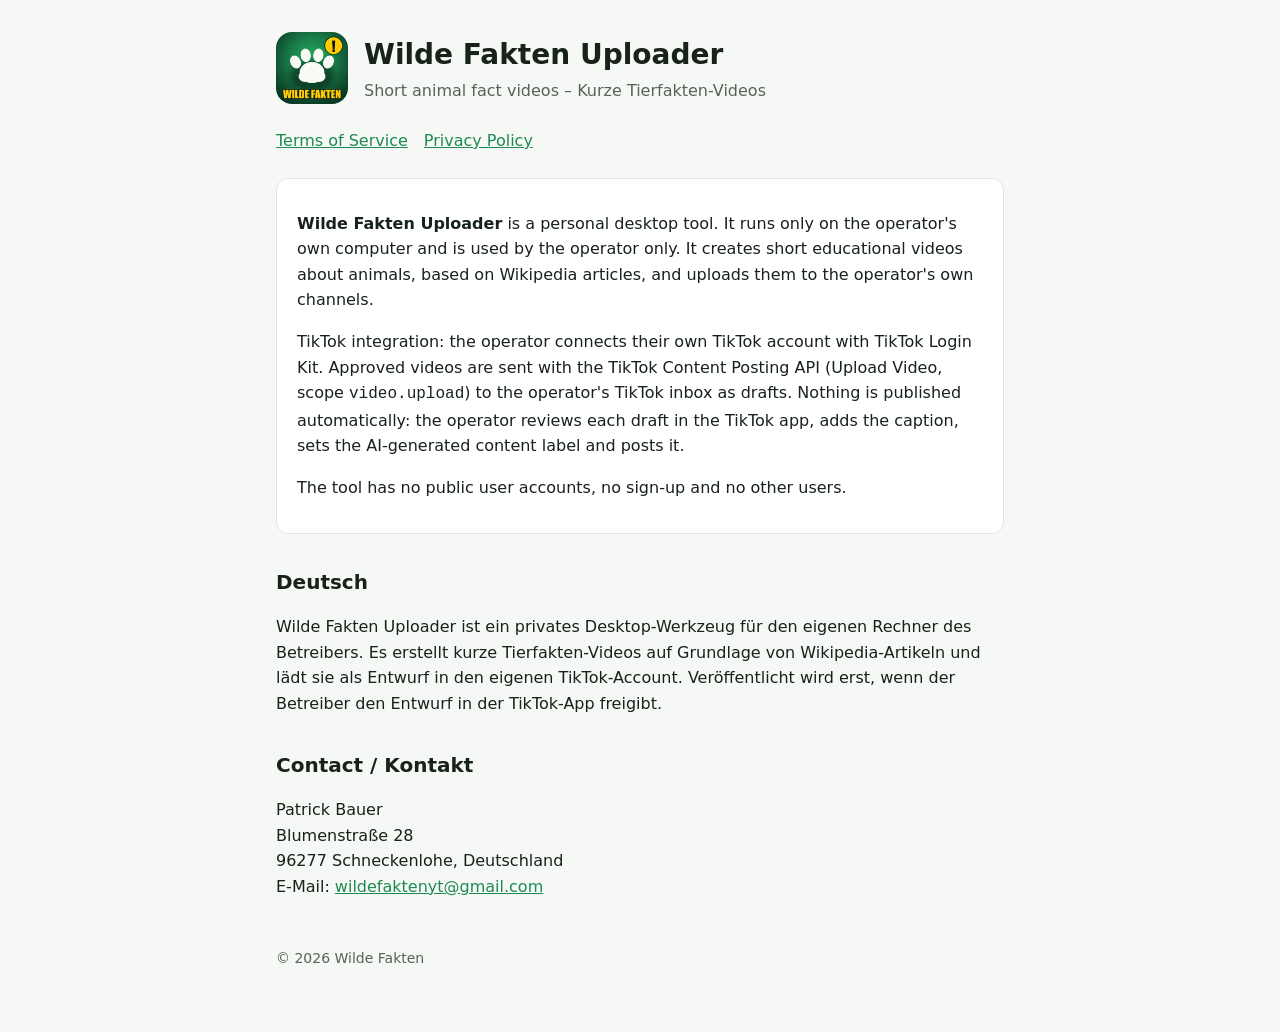
<file: index.html>
<!doctype html>
<html lang="en">
<head>
<meta charset="utf-8">
<meta name="viewport" content="width=device-width, initial-scale=1">
<title>Wilde Fakten Uploader</title>
<link rel="stylesheet" href="style.css">
</head>
<body>
<main>
  <header>
    <img src="icon.png" alt="Wilde Fakten icon">
    <div>
      <h1>Wilde Fakten Uploader</h1>
      <span class="muted">Short animal fact videos – Kurze Tierfakten-Videos</span>
    </div>
  </header>
  <nav><a href="terms.html">Terms of Service</a><a href="privacy.html">Privacy Policy</a></nav>

  <div class="card">
    <p><b>Wilde Fakten Uploader</b> is a personal desktop tool. It runs only on the operator's own computer and
    is used by the operator only. It creates short educational videos about animals, based on Wikipedia
    articles, and uploads them to the operator's own channels.</p>
    <p>TikTok integration: the operator connects their own TikTok account with TikTok Login Kit. Approved videos
    are sent with the TikTok Content Posting API (Upload Video, scope <code>video.upload</code>) to the operator's
    TikTok inbox as drafts. Nothing is published automatically: the operator reviews each draft in the TikTok app,
    adds the caption, sets the AI-generated content label and posts it.</p>
    <p>The tool has no public user accounts, no sign-up and no other users.</p>
  </div>

  <h2>Deutsch</h2>
  <p>Wilde Fakten Uploader ist ein privates Desktop-Werkzeug für den eigenen Rechner des Betreibers. Es erstellt
  kurze Tierfakten-Videos auf Grundlage von Wikipedia-Artikeln und lädt sie als Entwurf in den eigenen
  TikTok-Account. Veröffentlicht wird erst, wenn der Betreiber den Entwurf in der TikTok-App freigibt.</p>

  <h2>Contact / Kontakt</h2>
  <p>Patrick Bauer<br>Blumenstraße 28<br>96277 Schneckenlohe, Deutschland<br>E-Mail: <a href="mailto:wildefaktenyt@gmail.com">wildefaktenyt@gmail.com</a></p>

  <footer>© 2026 Wilde Fakten</footer>
</main>
</body>
</html>
</file>
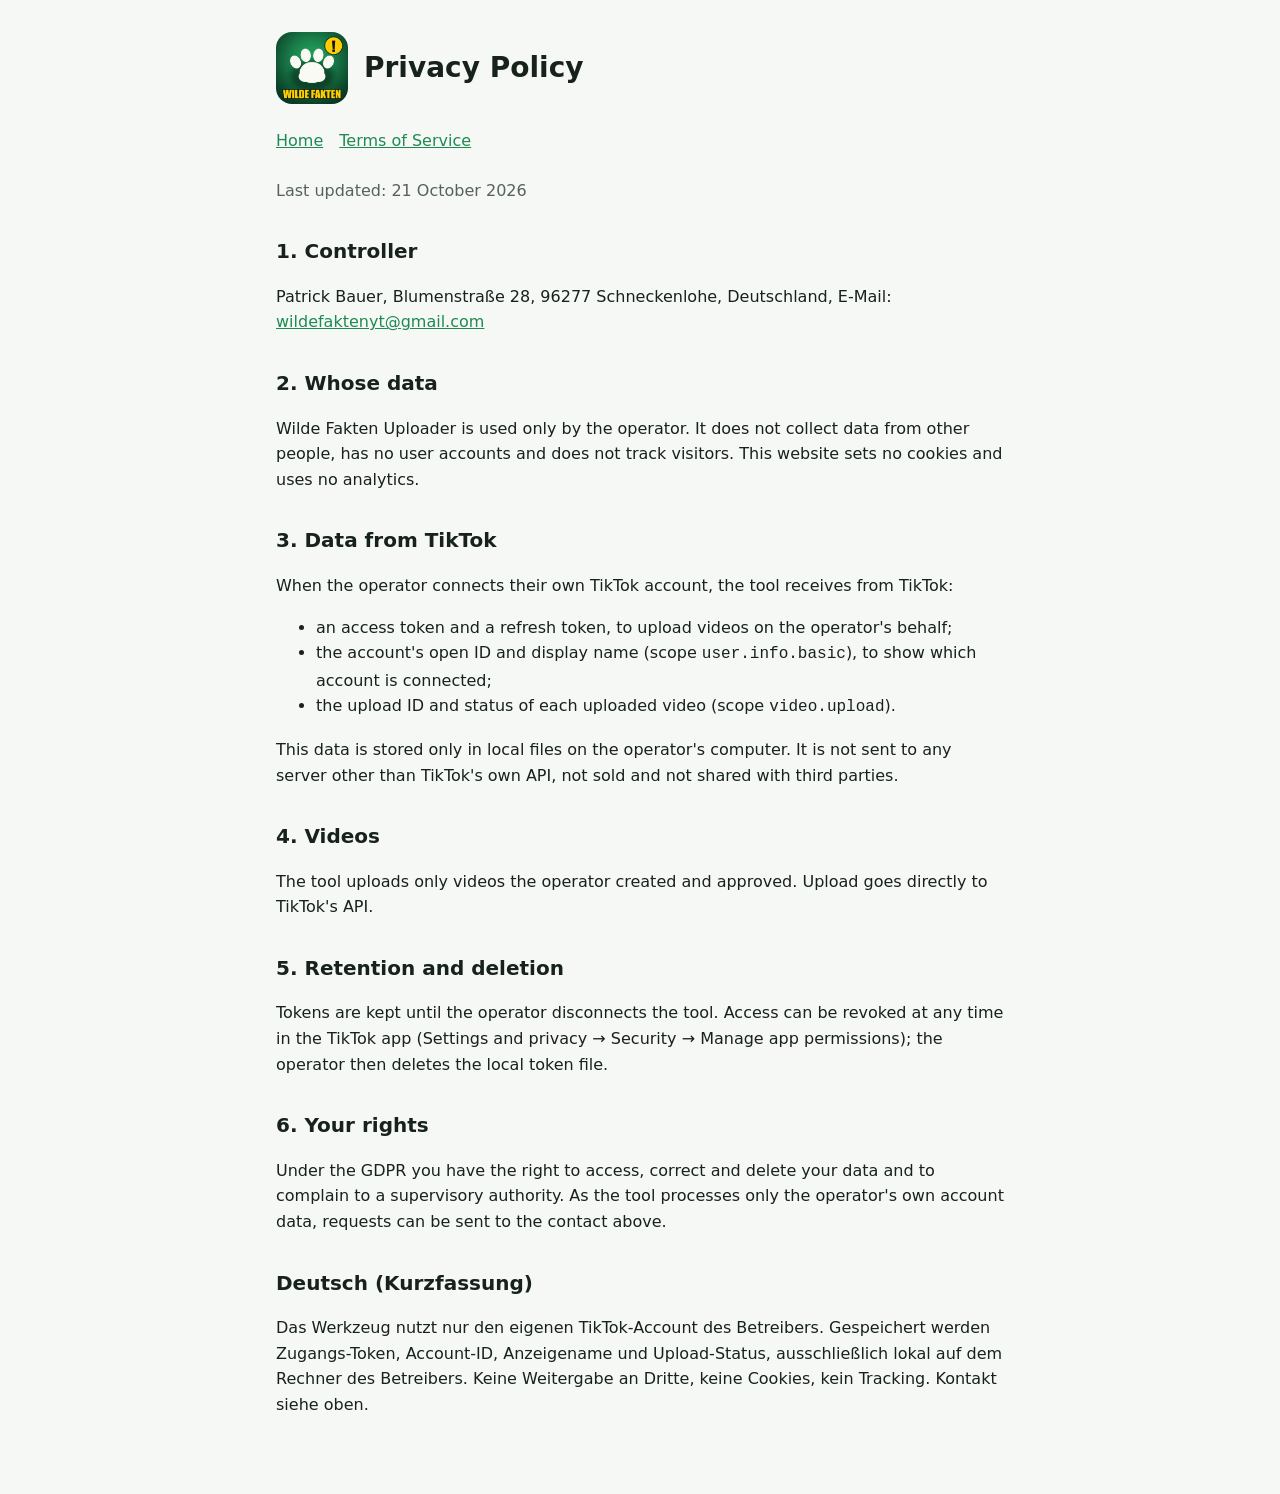
<file: privacy.html>
<!doctype html>
<html lang="en">
<head>
<meta charset="utf-8">
<meta name="viewport" content="width=device-width, initial-scale=1">
<title>Privacy Policy</title>
<link rel="stylesheet" href="style.css">
</head>
<body>
<main>
  <header>
    <img src="icon.png" alt="Wilde Fakten icon">
    <h1>Privacy Policy</h1>
  </header>
  <nav><a href="index.html">Home</a><a href="terms.html">Terms of Service</a></nav>
  <p class="muted">Last updated: 21 October 2026</p>

  <h2>1. Controller</h2>
  <p>Patrick Bauer, Blumenstraße 28, 96277 Schneckenlohe, Deutschland, E-Mail: <a href="mailto:wildefaktenyt@gmail.com">wildefaktenyt@gmail.com</a></p>

  <h2>2. Whose data</h2>
  <p>Wilde Fakten Uploader is used only by the operator. It does not collect data from other people, has no
  user accounts and does not track visitors. This website sets no cookies and uses no analytics.</p>

  <h2>3. Data from TikTok</h2>
  <p>When the operator connects their own TikTok account, the tool receives from TikTok:</p>
  <ul>
    <li>an access token and a refresh token, to upload videos on the operator's behalf;</li>
    <li>the account's open ID and display name (scope <code>user.info.basic</code>), to show which account is connected;</li>
    <li>the upload ID and status of each uploaded video (scope <code>video.upload</code>).</li>
  </ul>
  <p>This data is stored only in local files on the operator's computer. It is not sent to any server other than
  TikTok's own API, not sold and not shared with third parties.</p>

  <h2>4. Videos</h2>
  <p>The tool uploads only videos the operator created and approved. Upload goes directly to TikTok's API.</p>

  <h2>5. Retention and deletion</h2>
  <p>Tokens are kept until the operator disconnects the tool. Access can be revoked at any time in the TikTok app
  (Settings and privacy → Security → Manage app permissions); the operator then deletes the local token file.</p>

  <h2>6. Your rights</h2>
  <p>Under the GDPR you have the right to access, correct and delete your data and to complain to a supervisory
  authority. As the tool processes only the operator's own account data, requests can be sent to the contact above.</p>

  <h2>Deutsch (Kurzfassung)</h2>
  <p>Das Werkzeug nutzt nur den eigenen TikTok-Account des Betreibers. Gespeichert werden Zugangs-Token,
  Account-ID, Anzeigename und Upload-Status, ausschließlich lokal auf dem Rechner des Betreibers. Keine Weitergabe
  an Dritte, keine Cookies, kein Tracking. Kontakt siehe oben.</p>
</main>
</body>
</html>
</file>
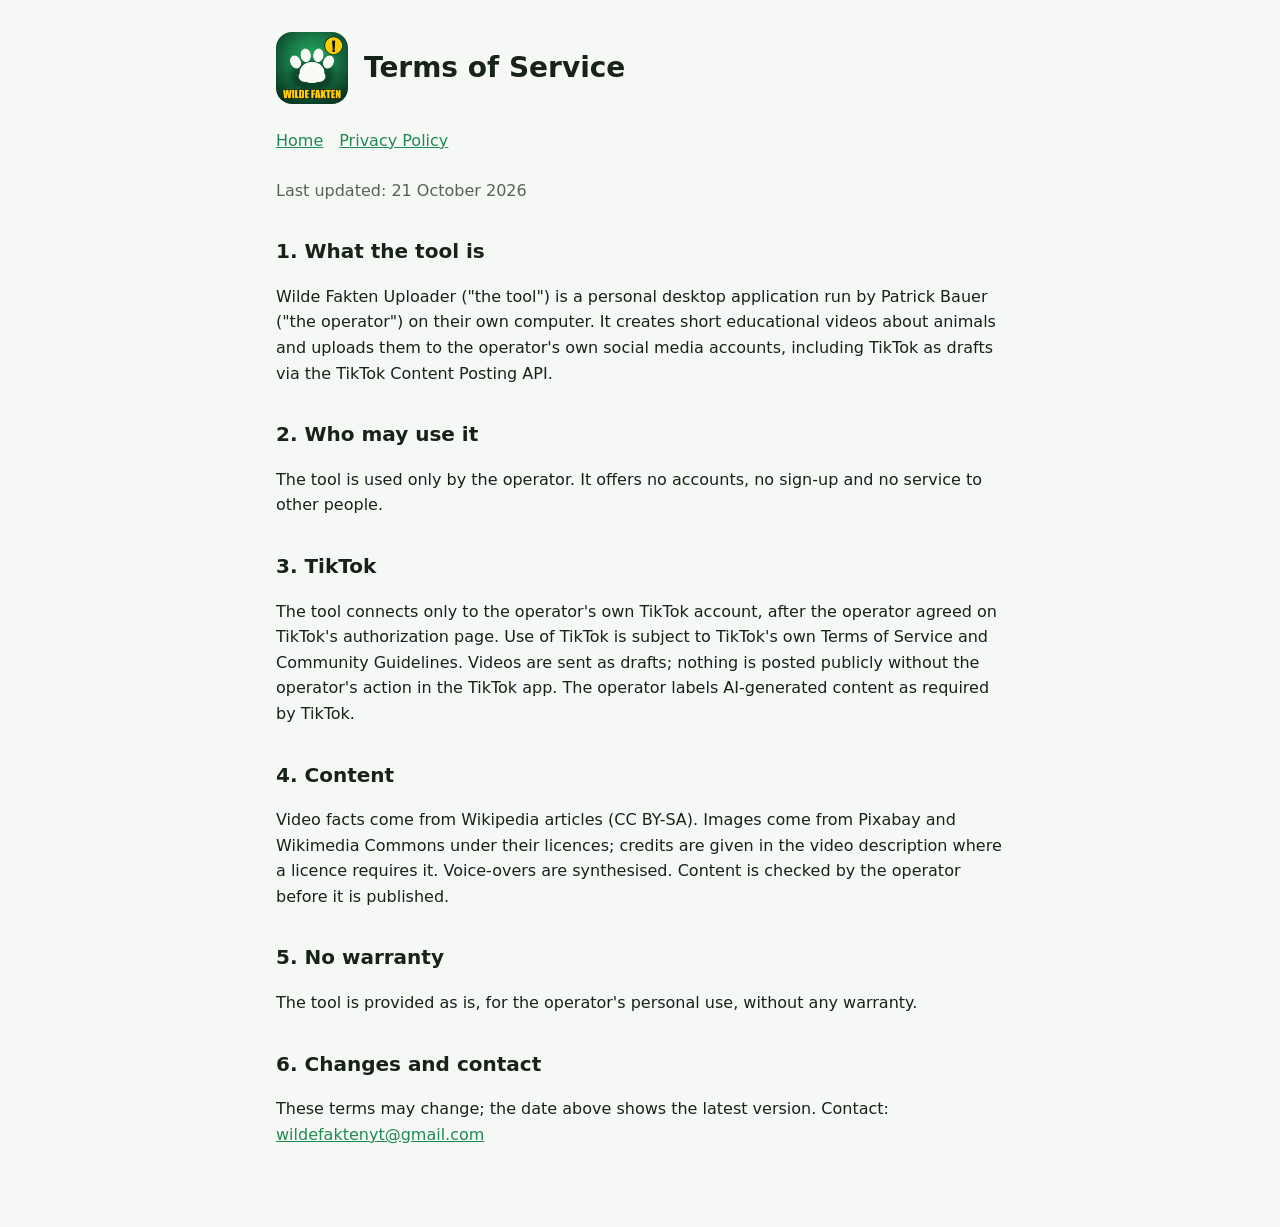
<file: terms.html>
<!doctype html>
<html lang="en">
<head>
<meta charset="utf-8">
<meta name="viewport" content="width=device-width, initial-scale=1">
<title>Terms of Service</title>
<link rel="stylesheet" href="style.css">
</head>
<body>
<main>
  <header>
    <img src="icon.png" alt="Wilde Fakten icon">
    <h1>Terms of Service</h1>
  </header>
  <nav><a href="index.html">Home</a><a href="privacy.html">Privacy Policy</a></nav>
  <p class="muted">Last updated: 21 October 2026</p>

  <h2>1. What the tool is</h2>
  <p>Wilde Fakten Uploader ("the tool") is a personal desktop application run by Patrick Bauer ("the operator") on
  their own computer. It creates short educational videos about animals and uploads them to the operator's own
  social media accounts, including TikTok as drafts via the TikTok Content Posting API.</p>

  <h2>2. Who may use it</h2>
  <p>The tool is used only by the operator. It offers no accounts, no sign-up and no service to other people.</p>

  <h2>3. TikTok</h2>
  <p>The tool connects only to the operator's own TikTok account, after the operator agreed on TikTok's
  authorization page. Use of TikTok is subject to TikTok's own Terms of Service and Community Guidelines.
  Videos are sent as drafts; nothing is posted publicly without the operator's action in the TikTok app.
  The operator labels AI-generated content as required by TikTok.</p>

  <h2>4. Content</h2>
  <p>Video facts come from Wikipedia articles (CC BY-SA). Images come from Pixabay and Wikimedia Commons under
  their licences; credits are given in the video description where a licence requires it. Voice-overs are
  synthesised. Content is checked by the operator before it is published.</p>

  <h2>5. No warranty</h2>
  <p>The tool is provided as is, for the operator's personal use, without any warranty.</p>

  <h2>6. Changes and contact</h2>
  <p>These terms may change; the date above shows the latest version. Contact: <a href="mailto:wildefaktenyt@gmail.com">wildefaktenyt@gmail.com</a></p>
</main>
</body>
</html>
</file>
<file: style.css>
:root { --bg: #f6f8f5; --fg: #17221b; --muted: #55635a; --accent: #1e8a52; --card: #ffffff; --line: #dfe6e0; }
@media (prefers-color-scheme: dark) {
  :root { --bg: #0d1a13; --fg: #e8efe9; --muted: #a2b2a7; --accent: #4cc489; --card: #13241b; --line: #24392c; }
}
* { box-sizing: border-box; }
body { margin: 0; background: var(--bg); color: var(--fg); font: 16px/1.6 system-ui, -apple-system, "Segoe UI", sans-serif; }
main { max-width: 760px; margin: 0 auto; padding: 32px 16px 64px; }
header { display: flex; align-items: center; gap: 16px; margin-bottom: 24px; }
header img { width: 72px; height: 72px; border-radius: 16px; }
h1 { margin: 0; font-size: 28px; }
h2 { margin-top: 32px; font-size: 20px; }
a { color: var(--accent); }
nav { margin: 8px 0 24px; display: flex; gap: 16px; flex-wrap: wrap; }
.card { background: var(--card); border: 1px solid var(--line); border-radius: 12px; padding: 16px 20px; }
small, .muted { color: var(--muted); }
footer { margin-top: 48px; font-size: 14px; color: var(--muted); }
</file>
